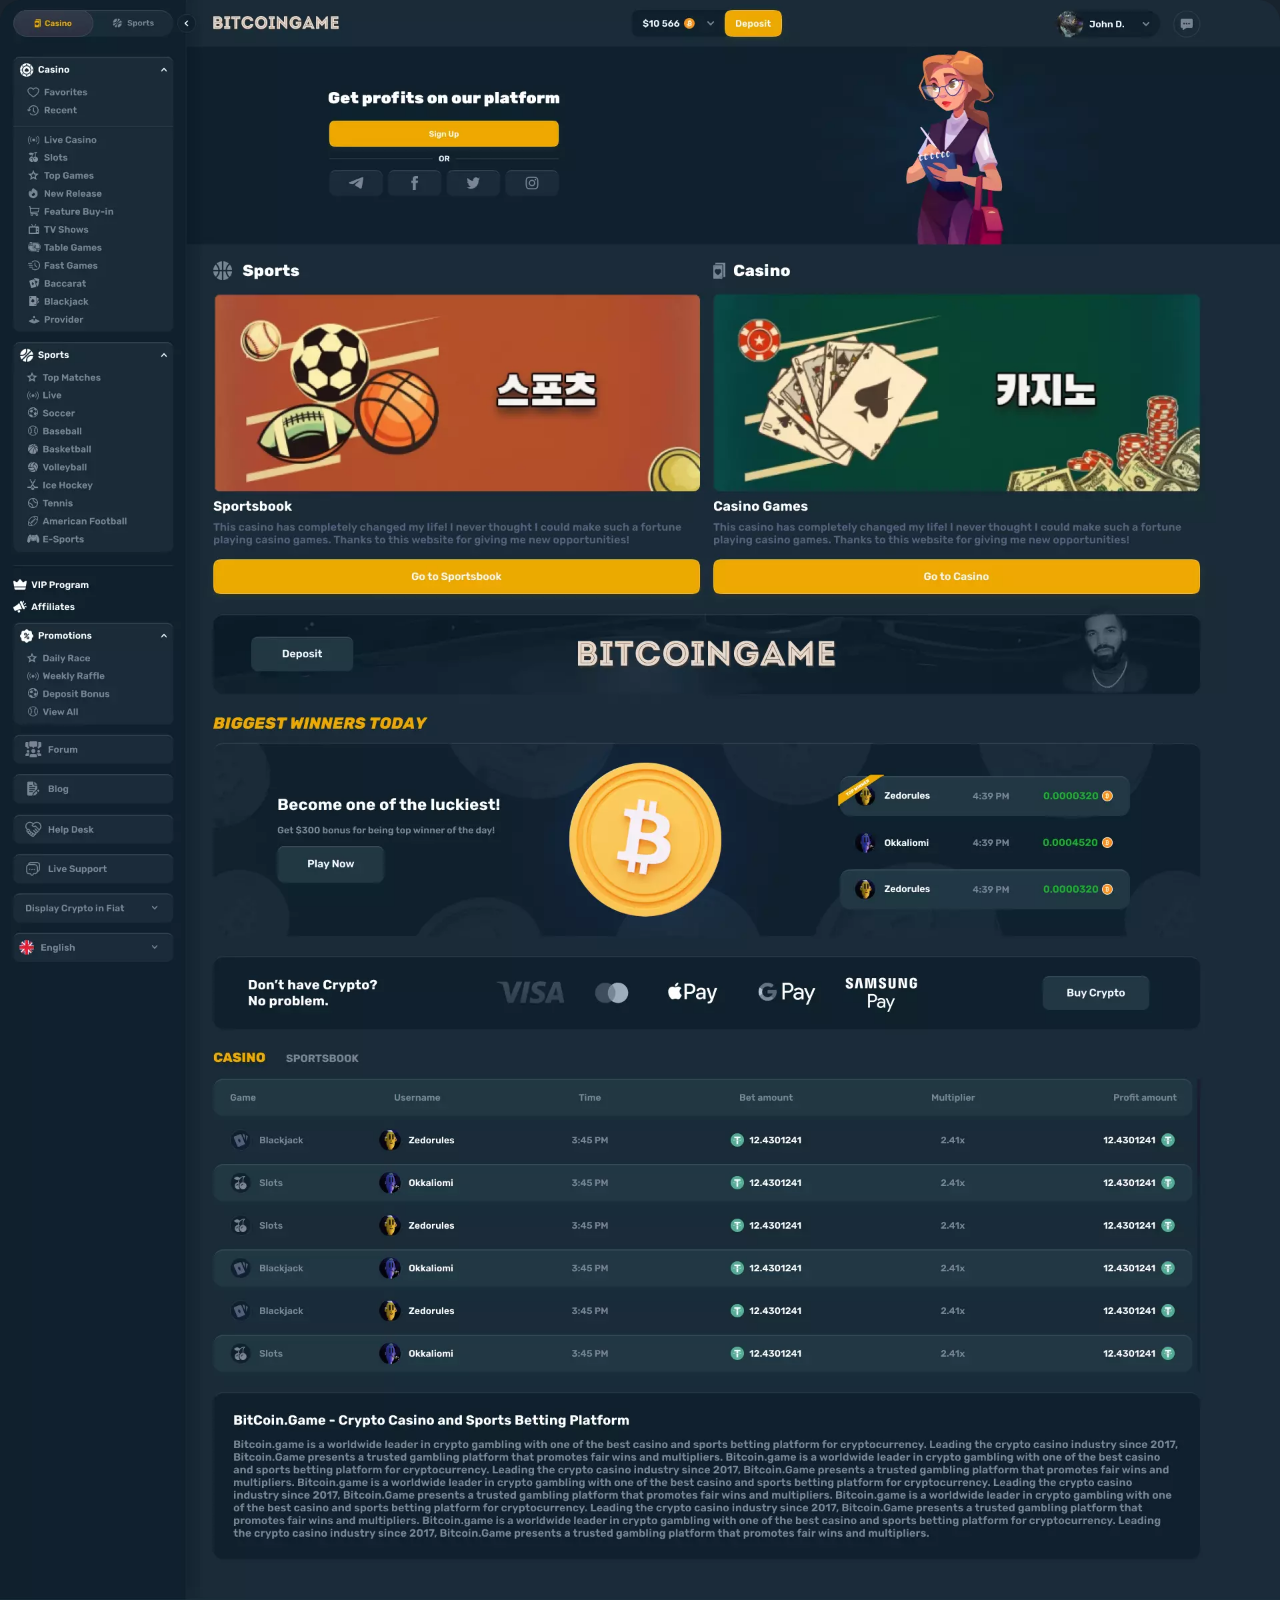
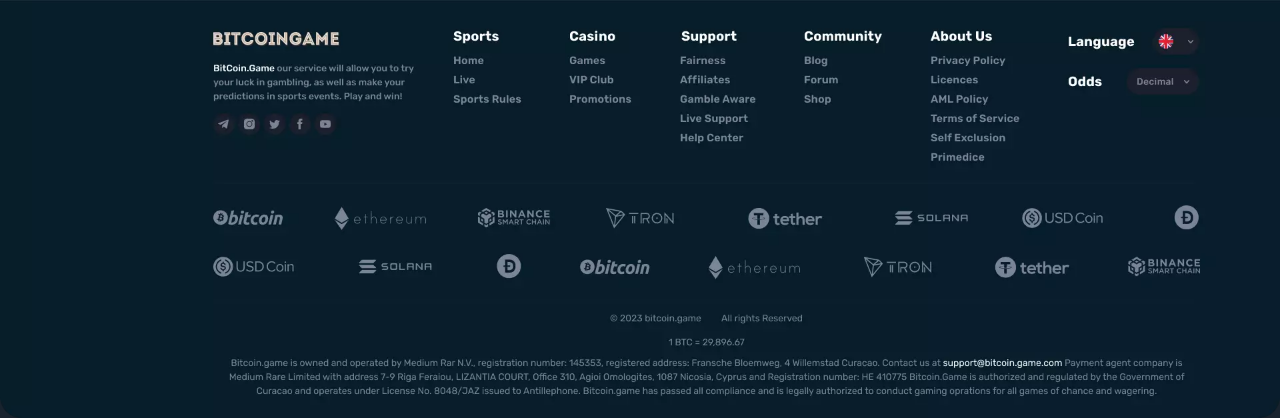
<file: index.html>
<!doctype html>
<html lang="ko">
  
  <head>
    <title>Bitcoin.Game | 곧 출시됩니다! </title>

    <!-- Favicon -->
    <link rel="apple-touch-icon" sizes="180x180" href="assets/favicons/apple-touch-icon.webp" />
    <link rel="icon" type="image/png" sizes="32x32" href="assets/favicons/favicon-32x32.webp" />
    <link rel="icon" type="image/png" sizes="16x16" href="assets/favicons/favicon-16x16.webp" />

    <!-- Required meta tags -->
    <meta charset="utf-8" />
    <meta name="viewport" content="width=device-width, initial-scale=1" />

    <!-- Bootstrap CSS -->
    <link href="libraries/bootstrap-5.0.2-dist/css/bootstrap.min.css" rel="stylesheet" />

    <!-- Custom Fonts - Google Font: Inter -->
    <link rel="preconnect" href="https://fonts.googleapis.com">
    <link rel="preconnect" href="https://fonts.gstatic.com" crossorigin>
    <link href="https://fonts.googleapis.com/css2?family=Inter:wght@700&display=swap" rel="stylesheet">

    <!-- Bitcoin.Game CSS -->
    <link href="css/bcg.css" rel="stylesheet" />

  </head>

  <body class="index-ko">

    <main id="page_content">
        <div class="featured-image desktop-image">
            <img class="img-fluid" src="assets/images/featured-image/featured-image-3.webp" alt="Featured Image Desktop View" />
        </div>
        <div class="featured-image mobile-image">
            <img class="img-fluid" src="assets/images/featured-image/featured-image-2.webp" alt="Featured Image Mobile View" />
        </div>
    </main>

    <!-- Modal -->
    <div class="modal fade" id="bcgModalPopup" tabindex="-1" role="dialog" aria-labelledby="bcgModalPopupLabel" aria-hidden="true">
        <div class="modal-dialog modal-xl" role="document">
            <div class="modal-content">
                <div class="modal-header">
                    <header>
                        <nav class="navbar navbar-expand-lg navbar-dark bg-dark">
                          <div class="container-fluid">
                            <!-- Brand -->
                            <a class="navbar-brand" href="#">
                              <img src="assets/images/logos/bcg-logo-1.webp" class="img-fluid" alt="BitCoin.Game Logo" />
                            </a>
                  
                            <!-- Language Switcher -->
                            <div id="language_switcher" class="d-flex flex-row-reverse language-switcher-wrapper">
                              <div class="dropdown language-switcher-dropdown">
                                <button class="btn dropdown-toggle" type="button" id="btn_langauage_switcher" data-bs-toggle="dropdown" aria-expanded="false">
                                  <img src="assets/images/flags/ko_KR.png" alt="한국어" />
                                </button>
                                <ul class="dropdown-menu language-switcher-dropdown-menu" aria-labelledby="btn_langauage_switcher">
                                  <li>
                                    <a href="index-en.html" title="Switch to English">
                                      <img src="assets/images/flags/en_US.png" alt="English" />
                                    </a>
                                  </li>
                                </ul>
                              </div>
                            </div>
                          </div>
                        </nav>
                    </header>
                </div>
                <div class="modal-body">

                    <!-- Countdown Timer Banner Section -->
                    <section id="countdown_timer_section" class="bcg-section bcg-countdown-timer-section">
                        <div class="container">
                            <div class="row">
                                
                                <div class="col-lg-12 countdown-timer-content-column mb-2">
                                    <div class="countdown-timer-content-wrapper">
                                        <h1 class="text-center">OPENING SOON</h1>

                                        <!-- Our Countdown Timer -->
                                        <div id="countdown_timer_wrapper" class="countdown-timer-wrapper loading-timer">
                                            <div id="countdown_timer"></div>
                                        </div>

                                        <!-- <h2 class="text-center">...출시까지!</h2> -->
                                        <!-- <h5 class="text-center">PSV 아이트호벤 공식 스폰서십 체결</h5> -->

                                        <div class="psv-sponsorship text-center">
                                            <img src="assets/images/logos/psv-eindhoven-logo-1.webp" alt="PSV 아이트호벤" />
											<h5> 공식 스폰서십 체결 </h5>
                                        </div>

                                    </div>
                                </div>

                                <div class="col-lg-12 countdown-timer-blurbs-column">
                                    <div class="countdown-timer-blurbs-wrapper">
                                        <div class="row section-title-row">
                                            <h2 class="text-center">300명 한정 특별 혜택</h2>
                                        </div>
                                        <div class="row">
                                            <div class="col-md-6 mb-1">
                                                <div class="blurb-container h-100 left-aligned">
                                                    <div class="blurb-wrapper blurb-wrapper-2">
                                                        <figure class="blurb-image">
                                                            <img class="img-fluid" src="assets/images/graphics/graphic-10.webp" alt="100USDT 지급" />
                                                        </figure>
                                                        <div class="blurb-content">
                                                            <h3 class="blurb-title">100USDT 지급</h3>
                                                        </div>
                                                    </div>
                                                </div>
                                            </div>
                                            <div class="col-md-6 mb-1">
                                                <div class="blurb-container h-100 left-aligned">
                                                    <div class="blurb-wrapper blurb-wrapper-2">
                                                        <figure class="blurb-image">
                                                            <img class="img-fluid" src="assets/images/graphics/graphic-11.webp" alt="한정판 굿즈박스 제공" />
                                                        </figure>
                                                        <div class="blurb-content">
                                                            <h3 class="blurb-title">한정판 굿즈박스 제공</h3>
                                                        </div>
                                                    </div>
                                                </div>
                                            </div>
                                            <div class="col-md-6 mb-1">
                                                <div class="blurb-container h-100 left-aligned">
                                                    <div class="blurb-wrapper blurb-wrapper-2">
                                                        <figure class="blurb-image">
                                                            <img class="img-fluid" src="assets/images/graphics/graphic-12.webp" alt="자체 발행 코인 우선 구매" />
                                                        </figure>
                                                        <div class="blurb-content">
                                                            <h3 class="blurb-title">자체 발행 코인 우선 구매</h3>
                                                        </div>
                                                    </div>
                                                </div>
                                            </div>
                                            <div class="col-md-6 mb-1">
                                                <div class="blurb-container h-100 left-aligned">
                                                    <div class="blurb-wrapper blurb-wrapper-2">
                                                        <figure class="blurb-image">
                                                            <img class="img-fluid" src="assets/images/graphics/graphic-13.webp" alt="수익형 NFT 우선 구매" />
                                                        </figure>
                                                        <div class="blurb-content">
                                                            <h3 class="blurb-title">수익형 NFT 우선 구매</h3>
                                                        </div>
                                                    </div>
                                                </div>
                                            </div>
                                        </div>
                                    </div>
                                </div>

                                <!-- <div class="col-lg-5 countdown-timer-graphic-column">
                                    <div class="countdown-timer-graphic-wrapper">
                                        <img src="assets/images/graphics/graphic-2.webp"  alt="Coming Soon Graphic" class="img-fluid" />
                                    </div>
                                </div> -->

                            </div>
                        </div>
                    </section>

                    <!-- Section Divider -->
                    <div class="section-divider hide-section">
                        <div class="section-inner-divider">
                        <div class="column-divider d-flex">
                            <img class="section-divider-img" src="assets/images/dividers/dark-divider-3.webp" alt="Section Divider" />
                        </div>
                        </div>
                    </div>

                    <!-- Benefits -->
                    <section id="benefits_section" class="bcg-section bcg-benefits-section hide-section">
                        <div class="container container-at-1030">
                        <div class="row section-title-row">
                            <h2 class="text-center">300명 한정! 특별 혜택 제공</h2>
                        </div>
                        <div class="row gx-3">
                            <div class="col-md-4 mb-3">
                            <div class="image-box-container h-100">
                                <div class="image-box-wrapper">
                                <figure class="image-box-image">
                                    <img class="img-fluid" src="assets/images/graphics/graphic-3.webp" alt="$100 USDT Graphic" />
                                </figure>
                                <div class="image-box-content">
                                    <h3 class="image-box-title">$100 USDT</h3>
                                    <p class="image-box-description">선택된 300명에게 아무 조건 <br/> 없이 100$를 드립니다! </p>
                                </div>
                                </div>
                            </div>
                            </div>
                            <div class="col-md-4 mb-3">
                            <div class="image-box-container h-100">
                                <div class="image-box-wrapper">
                                <figure class="image-box-image">
                                    <img class="img-fluid" src="assets/images/graphics/graphic-4.webp" alt="Limited Edition" />
                                </figure>
                                <div class="image-box-content">
                                    <h3 class="image-box-title">한정판 굿즈</h3>
                                    <p class="image-box-description">비트코인게임이 특별 제작한 <br/> 한정판 굿즈를 드립니다!</p>
                                </div>
                                </div>
                            </div>
                            </div>
                            <div class="col-md-4 mb-3">
                            <div class="image-box-container h-100">
                                <div class="image-box-wrapper">
                                <figure class="image-box-image">
                                    <img class="img-fluid" src="assets/images/graphics/graphic-5.webp" alt="Coin Presale" />
                                </figure>
                                <div class="image-box-content">
                                    <h3 class="image-box-title">코인 프리세일</h3>
                                    <p class="image-box-description">비트코인게임 자체 제작 토큰의 우선 구매 권한을 드립니다!</p>
                                </div>
                                </div>
                            </div>
                            </div>
                        </div>
                        </div>
                    </section>

                    <!-- Why "Bitcoin.Game" -->
                    <section id="why_bitcoin_section" class="bcg-section bcg-why-bitcoingame-section hide-section">
                        <div class="container container-at-1140">
                            <div class="row section-title-row">
                                <h2 class="text-center">왜 "비트코인게임" 인가?</h2>
                            </div>
                            <div class="row">
                                <div class="col-md-12 mb-5">
                                <div class="blurb-container h-100 left-aligned">
                                    <div class="blurb-wrapper">
                                    <figure class="blurb-image">
                                        <img class="img-fluid" src="assets/images/graphics/graphic-6.webp" alt="Overwhelming Financial Power" />
                                    </figure>
                                    <div class="blurb-content">
                                        <h3 class="blurb-title">압도적인 자금력</h3>
                                        <p class="blurb-description">비트코인게임은 풍부한 재정으로 경쟁사들을 앞섭니다. 우리의 투자력과 재무 안정성은 플레이어들에게 깊은 신뢰감을 줍니다.</p>
                                    </div>
                                    </div>
                                </div>
                                </div>
                                <div class="col-md-12 mb-5">
                                <div class="blurb-container h-100 left-aligned">
                                    <div class="blurb-wrapper">
                                    <figure class="blurb-image">
                                        <img class="img-fluid" src="assets/images/graphics/graphic-7.webp" alt="PLAY TO EARN" />
                                    </figure>
                                    <div class="blurb-content">
                                        <h3 class="blurb-title">PLAY TO EARN</h3>
                                        <p class="blurb-description">기존 게임에서는 볼 수 없던 카지노 게임을 플레이만 해도 자체 발행 코인을 자동으로 채굴할 수 있어 단순히 즐기는 것이 아닌 게임 플레이가 직접적인 수익으로 연결되는 독특한 메커니즘을 제공합니다. </p>
                                    </div>
                                    </div>
                                </div>
                                </div>
                                <div class="col-md-12 mb-5">
                                <div class="blurb-container h-100 left-aligned">
                                    <div class="blurb-wrapper">
                                    <figure class="blurb-image">
                                        <img class="img-fluid" src="assets/images/graphics/graphic-8.webp" alt="Profitable NFT" />
                                    </figure>
                                    <div class="blurb-content">
                                        <h3 class="blurb-title">수익형 NFT</h3>
                                        <p class="blurb-description">자체 코인으로 구매 가능한 NFT를 도입하여 멤버들만이 큰 가치를 지닌 디지털 자산을 소유할 수 있고 이를 보유하기만 해도 우리의 동반자로서 수익금의 일정 부분을 지속적으로 지급받을 수 있는 특별한 기회를 제공합니다.</p>
                                    </div>
                                    </div>
                                </div>
                                </div>
                                <div class="col-md-12 mb-5">
                                <div class="blurb-container h-100 left-aligned">
                                    <div class="blurb-wrapper">
                                    <figure class="blurb-image">
                                        <img class="img-fluid" src="assets/images/graphics/graphic-9.webp" alt="Self-issued Token" />
                                    </figure>
                                    <div class="blurb-content">
                                        <h3 class="blurb-title">자체 발행 토큰</h3>
                                        <p class="blurb-description">자체 코인은 채굴 또는 유명한 거래소를 통해 구매할 수 있으며, 플랫폼 내에서 베팅에 사용할 수 있습니다. 총 발행량의 제한으로 코인의 고유 가치를 높이고 다양한 컨텐츠 개발로 가치를 상승시켜 매력적인 투자 기회를 제공합니다.</p>
                                    </div>
                                    </div>
                                </div>
                                </div>
                            </div>
                        </div>
                    </section>

                </div>
                <div class="modal-footer">
                    <section id="footer_section" class="bcg-footer-section">
                        <div class="container">
                        <div class="row">
                            <div class="col-12">
                            <div class="footer-content">
                                <img class="img-fluid" src="assets/images/logos/bcg-logo-1.webp" alt="Bitcoin.Game Logo" />
                                <p> &copy; 2023 Bitcoin.Game </p>
                            </div>
                            </div>
                        </div>
                        </div>
                    </section>
                </div>
            </div>
        </div>
    </div>

    <script src="libraries/bootstrap-5.0.2-dist/js/bootstrap.bundle.min.js"></script>

    <!-- Bitcoin.Game JS -->
    <script src="js/bcg.js?v=0.1"></script>

  </body>

</html>
</file>
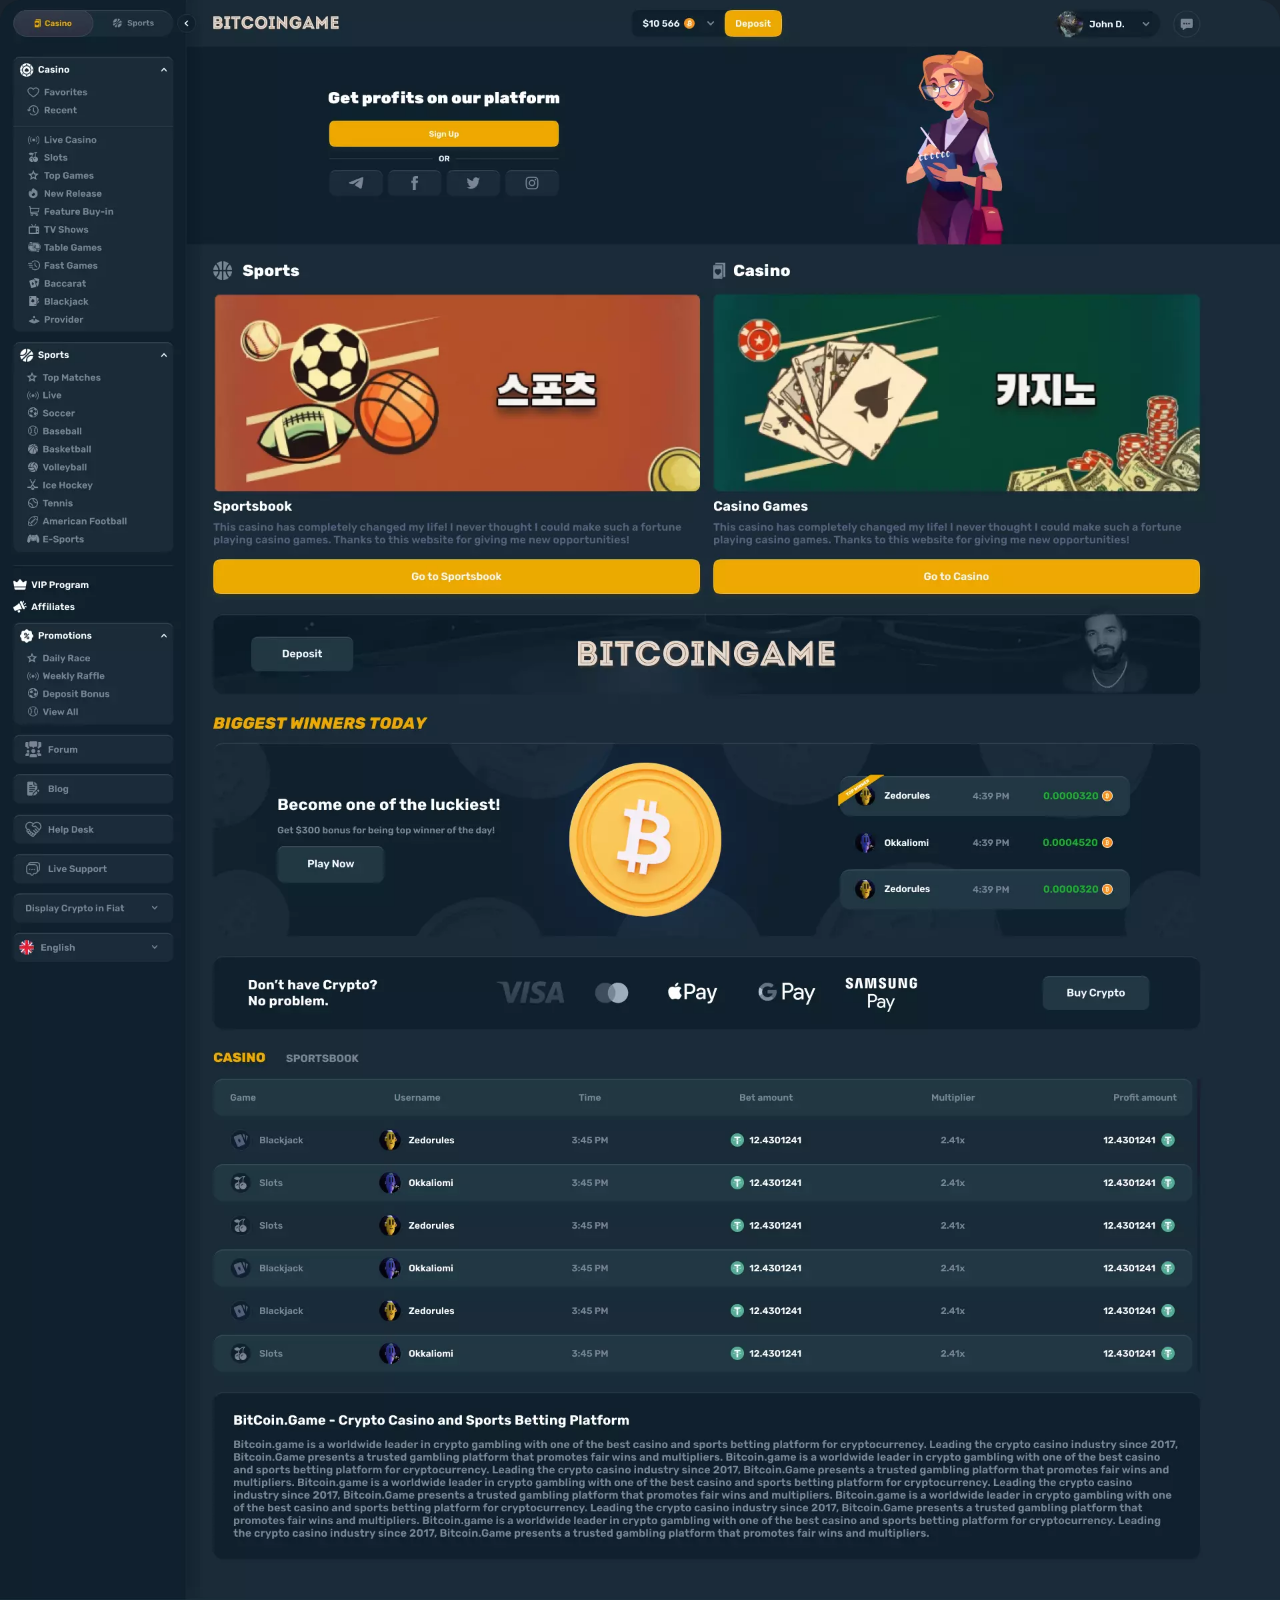
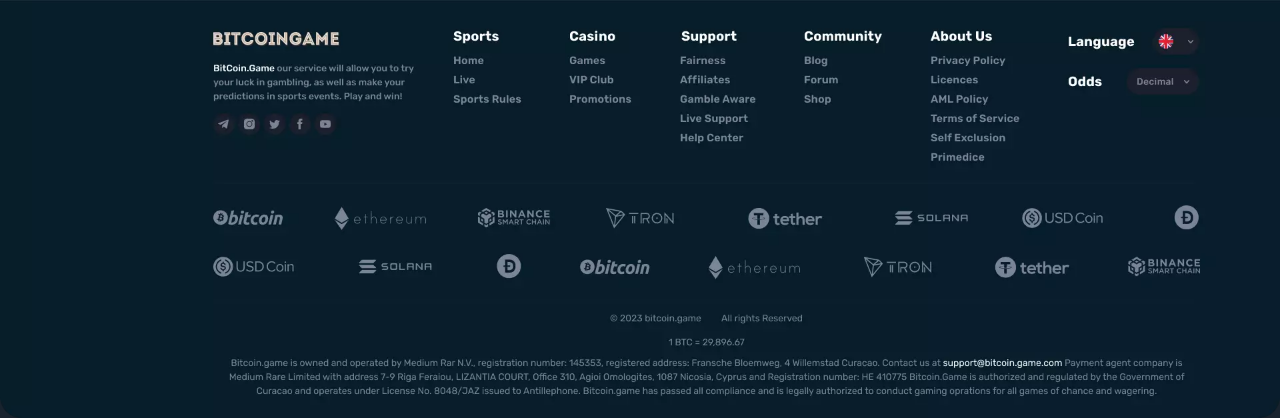
<file: index-en.html>
<!doctype html>
<html lang="en">
  
  <head>
    <title>Bitcoin.Game | Coming Soon! </title>

    <!-- Favicon -->
    <link rel="apple-touch-icon" sizes="180x180" href="assets/favicons/apple-touch-icon.webp" />
    <link rel="icon" type="image/png" sizes="32x32" href="assets/favicons/favicon-32x32.webp" />
    <link rel="icon" type="image/png" sizes="16x16" href="assets/favicons/favicon-16x16.webp" />

    <!-- Required meta tags -->
    <meta charset="utf-8" />
    <meta name="viewport" content="width=device-width, initial-scale=1" />

    <!-- Bootstrap CSS -->
    <link href="libraries/bootstrap-5.0.2-dist/css/bootstrap.min.css" rel="stylesheet" />

    <!-- Custom Fonts - Google Font: Inter -->
    <link rel="preconnect" href="https://fonts.googleapis.com">
    <link rel="preconnect" href="https://fonts.gstatic.com" crossorigin>
    <link href="https://fonts.googleapis.com/css2?family=Inter:wght@700&display=swap" rel="stylesheet">

    <!-- Bitcoin.Game CSS -->
    <link href="css/bcg.css" rel="stylesheet" />

  </head>

  <body class="index-en">

    <main id="page_content">
        <div class="featured-image desktop-image">
            <img class="img-fluid" src="assets/images/featured-image/featured-image-3.webp" alt="Featured Image Desktop View" />
        </div>
        <div class="featured-image mobile-image">
            <img class="img-fluid" src="assets/images/featured-image/featured-image-2.webp" alt="Featured Image Mobile View" />
        </div>
    </main>

    <!-- Modal -->
    <div class="modal fade" id="bcgModalPopup" tabindex="-1" role="dialog" aria-labelledby="bcgModalPopupLabel" aria-hidden="true">
        <div class="modal-dialog modal-xl" role="document">
            <div class="modal-content">
                <div class="modal-header">
                    <!-- Header Section -->
                    <header>
                        <nav class="navbar navbar-expand-lg navbar-dark bg-dark">
                            <div class="container-fluid">
                                <!-- Brand -->
                                <a class="navbar-brand" href="#">
                                    <img src="assets/images/logos/bcg-logo-1.webp" class="img-fluid" alt="BitCoin.Game Logo" />
                                </a>
                    
                                <!-- Language Switcher -->
                                <div id="language_switcher" class="d-flex flex-row-reverse language-switcher-wrapper">
                                    <div class="dropdown language-switcher-dropdown">
                                        <button class="btn dropdown-toggle" type="button" id="btn_langauage_switcher" data-bs-toggle="dropdown" aria-expanded="false">
                                            <img src="assets/images/flags/en_US.png" alt="English" />
                                        </button>
                                        <ul class="dropdown-menu language-switcher-dropdown-menu" aria-labelledby="btn_langauage_switcher">
                                            <li>
                                                <a href="index.html" title="Switch to Hangul">
                                                    <img src="assets/images/flags/ko_KR.png" alt="한국어" />
                                                </a>
                                            </li>
                                        </ul>
                                    </div>
                                </div>
                            </div>
                        </nav>
                    </header>
                </div>
                <div class="modal-body">
                    
                    <!-- Countdown Timer Banner Section -->
                    <section id="countdown_timer_section" class="bcg-section bcg-countdown-timer-section">
                        <div class="container">
                            <div class="row">

                                <div class="col-lg-12 countdown-timer-content-column mb-2">
                                    <div class="countdown-timer-content-wrapper">
                                        <h1 class="text-center">OPENING SOON</h1>

                                        <!-- Our Countdown Timer -->
                                        <div id="countdown_timer_wrapper" class="countdown-timer-wrapper loading-timer">
                                            <div id="countdown_timer"></div>
                                        </div>

                                        <!-- <h2 class="text-center">...till Launch!</h2> -->
                                        <!-- <h5 class="text-center">Official sponsorship of PSV Eindhoven</h5> -->

                                        <div class="psv-sponsorship text-center">
											<img src="assets/images/logos/psv-eindhoven-logo-1.webp" alt="Official sponsorship of PSV Eindhoven" />
											<h5> Official sponsorship </h5>  
                                        </div>

                                    </div>
                                </div>

                                <div class="col-lg-12 countdown-timer-blurbs-column">
                                    <div class="countdown-timer-blurbs-wrapper">
                                        <div class="row section-title-row">
                                            <h2 class="text-center">Special benefits limited to 300 users</h2>
                                        </div>
                                        <div class="row">
                                            <div class="col-md-6 mb-1">
                                                <div class="blurb-container h-100 left-aligned">
                                                    <div class="blurb-wrapper blurb-wrapper-2">
                                                        <figure class="blurb-image">
                                                            <img class="img-fluid" src="assets/images/graphics/graphic-10.webp" alt="Free 100 USDT" />
                                                        </figure>
                                                        <div class="blurb-content">
                                                            <h3 class="blurb-title">Free 100 USDT</h3>
                                                        </div>
                                                    </div>
                                                </div>
                                            </div>
                                            <div class="col-md-6 mb-1">
                                                <div class="blurb-container h-100 left-aligned">
                                                    <div class="blurb-wrapper blurb-wrapper-2">
                                                        <figure class="blurb-image">
                                                            <img class="img-fluid" src="assets/images/graphics/graphic-11.webp" alt="Limited edition" />
                                                        </figure>
                                                        <div class="blurb-content">
                                                            <h3 class="blurb-title">Limited edition</h3>
                                                        </div>
                                                    </div>
                                                </div>
                                            </div>
											
											<div class="clearfix"></div>
                                            
											<div class="col-md-6 mb-1">
                                                <div class="blurb-container h-100 left-aligned">
                                                    <div class="blurb-wrapper blurb-wrapper-2">
                                                        <figure class="blurb-image">
                                                            <img class="img-fluid" src="assets/images/graphics/graphic-12.webp" alt="Prioritized purchase of self-issued coins<" />
                                                        </figure>
                                                        <div class="blurb-content">
                                                            <h3 class="blurb-title">Prioritized purchase of self-issued coins</h3>
                                                        </div>
                                                    </div>
                                                </div>
                                            </div>
                                            <div class="col-md-6 mb-1">
                                                <div class="blurb-container h-100 left-aligned">
                                                    <div class="blurb-wrapper blurb-wrapper-2">
                                                        <figure class="blurb-image">
                                                            <img class="img-fluid" src="assets/images/graphics/graphic-13.webp" alt="Priority purchase of monetized NFTs" />
                                                        </figure>
                                                        <div class="blurb-content">
                                                            <h3 class="blurb-title">Priority purchase of monetized NFTs</h3>
                                                        </div>
                                                    </div>
                                                </div>
                                            </div>
                                        </div>
                                    </div>
                                </div>

                                <!-- <div class="col-lg-5 countdown-timer-graphic-column">
                                    <div class="countdown-timer-graphic-wrapper">
                                        <img src="assets/images/graphics/graphic-2.webp"  alt="Coming Soon Graphic" class="img-fluid" />
                                    </div>
                                </div> -->

                            </div>
                        </div>
                    </section>

                    <!-- Section Divider -->
                    <div class="section-divider hide-section">
                        <div class="section-inner-divider">
                            <div class="column-divider d-flex">
                                <img class="section-divider-img" src="assets/images/dividers/dark-divider-3.webp" alt="Section Divider" />
                            </div>
                        </div>
                    </div>

                    <!-- Benefits -->
                    <section id="benefits_section" class="bcg-section bcg-benefits-section hide-section">
                        <div class="container container-at-1030">
                            <div class="row section-title-row">
                                <h2 class="text-center">Limited to 300 people! Special offers</h2>
                            </div>
                            <div class="row gx-3">
                                <div class="col-md-4 mb-3">
                                    <div class="image-box-container h-100">
                                        <div class="image-box-wrapper">
                                            <figure class="image-box-image">
                                                <img class="img-fluid" src="assets/images/graphics/graphic-3.webp" alt="$100 USDT Graphic" />
                                            </figure>
                                            <div class="image-box-content">
                                                <h3 class="image-box-title">$100 USDT</h3>
                                                <p class="image-box-description">300 selected people receive 100$ with no strings attached!</p>
                                            </div>
                                        </div>
                                    </div>
                                </div>
                                <div class="col-md-4 mb-3">
                                    <div class="image-box-container h-100">
                                        <div class="image-box-wrapper">
                                            <figure class="image-box-image">
                                                <img class="img-fluid" src="assets/images/graphics/graphic-4.webp" alt="Limited Edition" />
                                            </figure>
                                            <div class="image-box-content">
                                                <h3 class="image-box-title">Limited Edition</h3>
                                                <p class="image-box-description">We will give you limited edition goods specially produced by Bitcoin Game!</p>
                                            </div>
                                        </div>
                                    </div>
                                </div>
                                <div class="col-md-4 mb-3">
                                    <div class="image-box-container h-100">
                                        <div class="image-box-wrapper">
                                            <figure class="image-box-image">
                                                <img class="img-fluid" src="assets/images/graphics/graphic-5.webp" alt="Coin Presale" />
                                            </figure>
                                            <div class="image-box-content">
                                                <h3 class="image-box-title">Coin Presale</h3>
                                                <p class="image-box-description">We will give you the right to preferential purchase of Bitcoin Game's own tokens!</p>
                                            </div>
                                        </div>
                                    </div>
                                </div>
                            </div>
                        </div>
                    </section>

                    <!-- Why "Bitcoin.Game" -->
                    <section id="why_bitcoin_section" class="bcg-section bcg-why-bitcoingame-section hide-section">
                        <div class="container container-at-1140">
                            <div class="row section-title-row">
                                <h2 class="text-center">Why "Bitcoin Game"?</h2>
                            </div>
                            <div class="row">
                                <div class="col-md-12 mb-5">
                                    <div class="blurb-container h-100 left-aligned">
                                        <div class="blurb-wrapper">
                                            <figure class="blurb-image">
                                                <img class="img-fluid" src="assets/images/graphics/graphic-6.webp" alt="Overwhelming Financial Power" />
                                            </figure>
                                            <div class="blurb-content">
                                                <h3 class="blurb-title">Overwhelming Financial Power</h3>
                                                <p class="blurb-description">Bitcoin games are ahead of their competitors with abundant finances. Our investment power and financial stability give players deep confidence.</p>
                                            </div>
                                        </div>
                                    </div>
                                </div>
                                <div class="col-md-12 mb-5">
                                    <div class="blurb-container h-100 left-aligned">
                                        <div class="blurb-wrapper">
                                            <figure class="blurb-image">
                                                <img class="img-fluid" src="assets/images/graphics/graphic-7.webp" alt="PLAY TO EARN" />
                                            </figure>
                                            <div class="blurb-content">
                                                <h3 class="blurb-title">PLAY TO EARN</h3>
                                                <p class="blurb-description">You can automatically mine self-issued coins just by playing casino games, which were not found in existing games, providing a unique mechanism where game play, rather than simply enjoyment, leads to direct profits. </p>
                                            </div>
                                        </div>
                                    </div>
                                </div>
                                <div class="col-md-12 mb-5">
                                    <div class="blurb-container h-100 left-aligned">
                                        <div class="blurb-wrapper">
                                            <figure class="blurb-image">
                                                <img class="img-fluid" src="assets/images/graphics/graphic-8.webp" alt="Profitable NFT" />
                                            </figure>
                                            <div class="blurb-content">
                                                <h3 class="blurb-title">Profitable NFT</h3>
                                                <p class="blurb-description">You can participate in the NFT ecosystem unique to Bitcoin games, where you can earn money just by holding it. We want to provide rewards and experiences to Bitcoin game users through NFT.</p>
                                            </div>
                                        </div>
                                    </div>
                                </div>
                                <div class="col-md-12 mb-5">
                                    <div class="blurb-container h-100 left-aligned">
                                        <div class="blurb-wrapper">
                                            <figure class="blurb-image">
                                                <img class="img-fluid" src="assets/images/graphics/graphic-9.webp" alt="Self-issued Token" />
                                            </figure>
                                            <div class="blurb-content">
                                                <h3 class="blurb-title">Self-issued Token</h3>
                                                <p class="blurb-description">Holding bitcoin game tokens provides an opportunity for participants to participate more deeply in the platform ecosystem and contribute to its growth. In addition, they can enjoy various services and benefits within the bitcoin platform and enjoy economic benefits.</p>
                                            </div>
                                        </div>
                                    </div>
                                </div>
                            </div>
                        </div>
                    </section>

                </div>
                <div class="modal-footer">
                    <section id="footer_section" class="bcg-footer-section">
                        <div class="container">
                        <div class="row">
                            <div class="col-12">
                            <div class="footer-content">
                                <img class="img-fluid" src="assets/images/logos/bcg-logo-1.webp" alt="Bitcoin.Game Logo" />
                                <p> &copy; 2023 Bitcoin.Game </p>
                            </div>
                            </div>
                        </div>
                        </div>
                    </section>
                </div>
            </div>
        </div>
    </div>

    <script src="libraries/bootstrap-5.0.2-dist/js/bootstrap.bundle.min.js"></script>

    <!-- Bitcoin.Game JS -->
    <script src="js/bcg.js?v=0.1"></script>

  </body>

</html>
</file>
<file: css/bcg.css>
/*
 *  File: bcg.css
 *  Description: The CSS file that handles the customisation of the BCG Coming Soon page,
 *  this will serve as the overrides of the BootStrap Framework
 *  Date: 14th Sept 2023
 */


html {
    min-height: 100%;
}

/*  
 * Typography
*/
html,
body {
    background-color: #18232E;
    color: #ffffff;
    font-family: "Inter", "Poppins", sans-serif;
    font-size: 20px;
    line-height: 34px;
    overflow-x: hidden;
    position: relative;
}

html.disable-y-scroll {
    overflow-y: hidden;
}

body.index {
	background-image: url( "../assets/images/featured-image/featured-image-1.webp" );
	background-position: top center;
	background-repeat: no-repeat;
	background-size: cover;
	min-height: 3125px;
}

a {
    color: #F47400;
    text-decoration: none;
}

a:hover {
    color: #FFEDDE;
}

h1 {
    color: #ffffff;
    font-family: "Poppins", "Inter", sans-serif;
    font-size: 40px;
    font-weight: 700;
    letter-spacing: -3px;
    line-height: 45px;
}

h2 {
    color: #ffedde;
    font-size: 28px;
    font-weight: 700;
    letter-spacing: -0.8px;
    line-height: 32px;
}

h3 {
    color: #ffedde;
    font-size: 26px;
    font-weight: 700;
    letter-spacing: -0.8px;
    line-height: 33px;
}

h4 {
    color: #ffedde;
    font-size: 24px;
    font-weight: 500;
    letter-spacing: -0.5px;
    line-height: 36px;
}

h5 {
    color: #ffedde;
    font-size: 18px;
    font-weight: 400;
    line-height: 25px;
}

h6 {
    color: #ffedde;
    font-size: 16px;
    font-weight: 500;
    line-height: 25px;
}


/*
 *  Header, NavBar and Brand
*/
header {
    width: 100%;
}

header > nav.navbar {
    background-color: #000000 !important;
    padding: 18px 0;
}

header > nav.navbar > .container-fluid {
    padding: 0 24px;
}


/*
 *  Language Switcher
*/
#btn_langauage_switcher {
    color: #ffffff;
    padding: 0;
}

#btn_langauage_switcher:focus, 
#btn_langauage_switcher:active {
    border: 0 none;
    box-shadow: none;
}

#btn_langauage_switcher:after {
    border-bottom: 0;
    border-left: .48em solid transparent;
    border-right: .48em solid transparent;
    border-top: .48em solid;
    transition: 0.7s;
}

#btn_langauage_switcher.show:after {
    transform: rotate(180deg); 
}

.language-switcher-dropdown-menu {
    background-color: transparent;
    border-radius: 0;
    border: 0 none;
    color: #ffedde;
    font-size: inherit;
    min-width: auto;
    padding: 0;
}

.language-switcher-dropdown-menu[data-bs-popper] {
    margin-top: 5px;
}


/*  
 * Containers, Rows and Columns
*/

.container, 
.row {
    position: relative;
}

.container-at-1030 {
    max-width: 1030px !important;
}

.container-at-1140 {
    max-width: 1140px !important;
}

.hide-section {
    display: none;
}


/*  
 * Sections and Contents
*/

.featured-image.mobile-image {
    display: none;
}

.featured-image > img {
    width: 100%;
}

.section-divider {
    width: 141%;
}

.section-inner-divider {
    display: flex;
    margin-left: auto;
    margin-right: auto;
    position: relative;
}

.column-divider {
	align-content: center;
	align-items: center;
	flex-direction: column;
	flex-wrap: nowrap;
	flex: none;
	gap: 20px;
	height: 100px;
	justify-content: center;
	overflow: hidden;
	padding: 40px 0;
}

.section-divider-img {
	display: block;
	height: 100%;
    left: -15%;
	object-fit: fill;
	object-position: center;
	pointer-events: none;
    position: absolute;
	user-select: none;
	width: 100%;
}

.bcg-countdown-timer-section {
    background-color: transparent;
    padding-bottom: 20px;
    padding-top: 40px;
}

.countdown-timer-content-wrapper > h2 {
    font-family: "Poppins", "Inter";
    font-weight: 500;
    line-height: 100%;
}

.countdown-timer-content-wrapper > h5 {
    font-family: "Poppins", "Inter";
    font-size: 22px;
    font-weight: 500;
    line-height: 32px;
    margin-top: 15px;
}

.countdown-timer-graphic-wrapper > img {
    padding-top: 40px;
    /* position: absolute; */
}

.bcg-benefits-section {
    padding-bottom: 25px;
    padding-top: 55px;
}

.bcg-benefits-section .section-title-row > h2 {
    margin-bottom: 25px;
}

.bcg-why-bitcoingame-section {
    padding-bottom: 70px;
    padding-top: 112px;
}

.bcg-why-bitcoingame-section .section-title-row > h2 {
    margin-bottom: 70px;
}

.bcg-footer-section {
    background-color: #000000;
    padding-top: 15px;
    width: 100%;
}

.footer-content {
    text-align: center;
}

.footer-content > img {
    margin-bottom: 20px;
    max-width: 80%;
}

.footer-content > p {
    color: #ffffff;
    font-size: 14px;
    font-weight: 300;
    line-height: 21px;
}

/* .featured-image {
    animation: fadeOut 1s ease-in 3s;
    backdrop-filter: blur( 4px );
    bottom: auto;
    left: auto;
    height: 100%;
    padding: 40px 0;
    position: absolute;
    right: auto;
    text-align: center;
    top: 0;
    width: 100%;
    z-index: 10;
}

.featured-image > img {
    box-shadow: 0px 0px 30px 15px rgba(255,255,255,0.60);
        -moz-box-shadow: 0px 0px 30px 15px rgba(255,255,255,0.60);
        -webkit-box-shadow: 0px 0px 30px 15px rgba(255,255,255,0.60);
    border-radius: 20px;
    max-width: 80%;
}

.featured-image.hide {
    display: none;
    position: relative;
} */


/*  
 * Countdown Timer
*/

.countdown-timer-wrapper {
    background-image: none;
    background-position: center center;
    background-repeat: no-repeat;
    background-size: auto auto;
    margin-bottom: 10px;
    margin-top: 12px;
    /* min-height: 245px; 
    min-height: 200px; */
	min-height: auto;
    padding-left: 27px;
}

.countdown-timer-wrapper.loading-timer {
    background-image: url( "../assets/images/loadings/dual-ball-loading-1s-200px.gif" );
}

.units-of-time-wrapper {
    position: relative;
    text-align: center;
}

.units-of-time-wrapper.fade-in {
    animation: fadeIn 2s;
}

.time-segment {
    display: inline-block;
    margin-left: -20px;
    vertical-align: top;
}

.segment-days > .unit-time-number,
.segment-minutes > .unit-time-number {
    background-color: #42e4c8;
    border-color: #31b397;
    /* border: 20px solid #31b397; */
}

.segment-hours > .unit-time-number,
.segment-seconds > .unit-time-number {
    background-color: #ffc039;
    border-color: #F47400;
    /* border: 20px solid #F47400; */
}

/* .unit-time-number {   
    border-radius: 50%;
    height: 190px;
    margin-bottom: 18px;
    mix-blend-mode: screen;
    width: 190px;
} */

.unit-time-number {
    border-radius: 50%;
    border-style: solid;
    border-width: 15px;
    height: 150px;
    margin-bottom: 12px;
    mix-blend-mode: screen;
    width: 150px;
} 

/* .unit-time-number > h3 {
    color: #ffffff;
    font-family: "Poppins", "Inter", sans-serif;
    font-size: 80px;
    font-weight: 500;
    line-height: 140px;
    text-align: center;
} */

.unit-time-number > h3 {
    color: #ffffff;
    font-family: "Poppins", "Inter", sans-serif;
    font-size: 60px;
    font-weight: 500;
    line-height: 115px;
    text-align: center;
}

.unit-colon > h3 {
    color: #ffffff;
    font-family:  "Poppins", "Inter", sans-serif;
    font-size: 80px;
    font-weight: 300;
    line-height: 135px;
    position: relative;
    text-align: center;
}

.unit-time-text > h4 {
    /* color: #354E64; */
    color: #DDDDDD;
    font-family: "Poppins", "Inter", sans-serif;
    font-size: 20px;
    font-weight: 700;
    line-height: 100%;
}


/* PSV Sponsorhip */
.psv-sponsorship {
    padding: 10px 0px 20px 0px;
}

/* .psv-sponsorship > img,
.psv-sponsorship > h5 {
    display: inline-block;
    margin: 0 5px;
    vertical-align: middle;
} */

.psv-sponsorship > img,
.psv-sponsorship > h5 {
    display: block;
    margin: 0 auto;
    vertical-align: middle;
}

.psv-sponsorship > img {
	margin-bottom: 5px;
    width: 100px;
}


/*  
 * Image Box 1
*/
.image-box-container {
    background-color: #FFEDDE;
    border-color: #000000;
    border-radius: 20px 20px 20px 20px;
    border-style: solid;
    border-width: 2px 2px 2px 2px;
    box-shadow: 0px 6px 0px 0px #000000;
    max-width: 320px;
    margin: 0 auto;
    padding: 25px 34px 25px 34px;
}

.image-box-wrapper {
    text-align: center;
}

.image-box-image {
    margin-bottom: 12px;
}

.image-box-content {
    padding: 0 6px;
}

.image-box-title {
    color: #000000;
    font-size: 33px;
    line-height: 55.9px;
}

.image-box-description {
    color: #666666;
    font-size: 16px;
    line-height: 25.6px;
    margin-bottom: 0;
    margin-top: 10px;
}


/* Blurb 1 */
.blurb-wrapper {
    align-items: center;
    display: flex;
    flex-direction: row;
}

.blurb-image {
    margin-bottom: 0;
    margin-right: 20px;
    text-align: center;
    width: 45%;
}

.blurb-image > img {
    height: auto;
    object-fit: cover;
    object-position: center;
}

.blurb-content {
    width: 100%;
}

.blurb-title {
    color: #FFEDDE;
    font-size: 20px;
    font-weight: 700;
    letter-spacing: -0.8px;
    line-height: 25px;
    margin-bottom: 19px;
}

.blurb-description {
    color: #FFFFFF;
    font-size: 20px;
    font-weight: bold;
    line-height: 34px;
}

/* Blurb 2 */

.blurb-wrapper-2 {
    display: block;
    text-align: center;
}

.blurb-wrapper-2 > .blurb-image,
.blurb-wrapper-2 > .blurb-content {
    display: inline-block;
    vertical-align: middle;
}

.blurb-wrapper-2 > .blurb-image {
    width: 20%;
}

.blurb-wrapper-2 > .blurb-content {
    text-align: left;
    width: 50%;
}

.blurb-wrapper-2 > .blurb-content > h3.blurb-title {
    margin-bottom: 0;
}


/* Modals */
#bcgModalPopup {
    backdrop-filter: blur( 4px );
    padding-right: 0 !important;

}

.modal-xl {
    max-width: 62%;
}

.modal-header {
    padding: 0;
}

.modal-body {
    background-color: #18232E;
    background-image: url( "../assets/images/graphics/graphic-14.webp" );
    background-position: top center;
    background-repeat: no-repeat;
    background-size: cover;
    padding: 0;
    overflow-x: hidden;
}

.modal-footer {
    padding: 0;
}

.modal-footer > * {
    margin: 0;
}


/*  
 * Simple Animations
*/
.beat-it {
    animation: 6s ease 0s infinite beat-in-minutes;
}

.minutes-beat {
    animation: 3s ease 0s infinite beat-in-minutes;
}

.seconds-beat {
    animation: 3s ease 0s infinite beat-in-seconds;
}

@keyframes fadeIn {
    0% { 
        opacity: 0; 
    }
    100% { 
        opacity: 1; 
    }
}

@keyframes fadeOut {
    from {
        opacity: 1;
    }
    to {
        opacity: 0;
    }
}

@keyframes beat-in-seconds {
    0%, 50%, 100% { 
        transform: scale( 1, 1 ); 
    }
    30%, 80% { 
        transform: scale( 0.92, 0.95 ); 
    }
}

@keyframes beat-in-minutes {
    0%, 50%, 100% { 
        transform: scale( 1.2, 1.2 ); 
    }
    30%, 80% { 
        transform: scale( 0.92, 0.95 ); 
    }
}


/*
 * Media Queries  
*/

@media only screen and ( max-width: 1780px ) {
	
	h1 {
        font-size: 30px;
        letter-spacing: 0;
        line-height: 35px;
    }

    .countdown-timer-graphic-column {
        margin-top: auto !important;
        margin-bottom: auto !important;
    }

    .countdown-timer-wrapper {
        min-height: auto;
        padding-left: 8px;
    }

    .unit-time-number {
		border-width: 12px;
        height: 125px;
        width: 125px;
    }

    .unit-time-number > h3 {
        font-size: 50px;
        line-height: 105px;
    }

    .unit-colon > h3 {
        font-size: 55px;
        line-height: 110px;
    }

    .unit-time-text > h4 {
        font-size: 18px;
    }

}

@media only screen and ( max-width: 1584px ) {

    .countdown-timer-graphic-wrapper > img {
        position: relative;
    }

}

@media only screen and ( min-width: 1400px ) {

    .container, .container-lg, .container-md, .container-sm, .container-xl, .container-xxl {
        max-width: 1370px;
    }

}

@media only screen and ( max-width: 1380px ) {

    .modal-xl {
        max-width: 90%;
    }

}

@media only screen and ( max-width: 580px ) {
	
	.modal-xl {
        max-width: 90%;
        margin: 15px auto;
        width: 100%;
    }
	
	.modal-body {
		background-size: auto;
	}
    
    header > nav.navbar {
        padding: 10px;
    } 

    header > nav.navbar > .container-fluid {
        padding: 0;
    }

    .navbar-brand {
    	margin: 0;
		padding: 0;
		width: 80%;
    }

    #language_switcher {
        align-content: center;
        align-items: center;
        flex-direction: column !important;
        width: 18%;
    }
	
	#btn_langauage_switcher {
		font-size: 14px;
	}
	
	#language_switcher img {
		width: 25px;
	}

    .bcg-countdown-timer-section {
        padding-bottom: 20px;
        padding-top: 20px;
    }

    .time-segment {
        margin-bottom: 20px;
        margin-left: auto;
    }

    .unit-colon  {
        display: none;
    }
	
	.unit-time-number {
		border-width: 6px;
		height: 70px;
		margin-top: -10px;
		margin-left: -18px;
		width: 70px;
	}
	
	.unit-time-number > h3 {
		font-size: 32px;
		line-height: 65px;
	}
	
	.unit-time-text {
		margin-top: -8px;
	}
	
	.unit-time-text > h4 {
		font-size: 12px;
	}

    .bcg-why-bitcoingame-section {
        padding-bottom: 50px;
        padding-top: 50px;
    }
	
	.countdown-timer-blurbs-wrapper h2 {
		font-size: 22px;
		line-height: 25px;
	}

    .blurb-wrapper {
        flex-direction: column;
		text-align: left;
    }

    .blurb-image {
        margin-bottom: 0;
        margin-right: 0;
    }

    .blurb-wrapper-2 > .blurb-image {
        width: 28%;
    }

    .blurb-content {
        text-align: center;
    }

    .blurb-wrapper-2 > .blurb-content {
        text-align: center;
        width: 70%;

    }
	
	.blurb-wrapper-2 > .blurb-content > h3.blurb-title {
		font-size: 18px;
		line-height: 22px;
	}
	
	.psv-sponsorship {
		margin-top: -20px;
		padding: 0;
	}
}

@media only screen and ( max-width: 480px ) {

    .featured-image.desktop-image {
        display: none;
    }

    .featured-image.mobile-image {
        display: block;
    }

}
</file>
